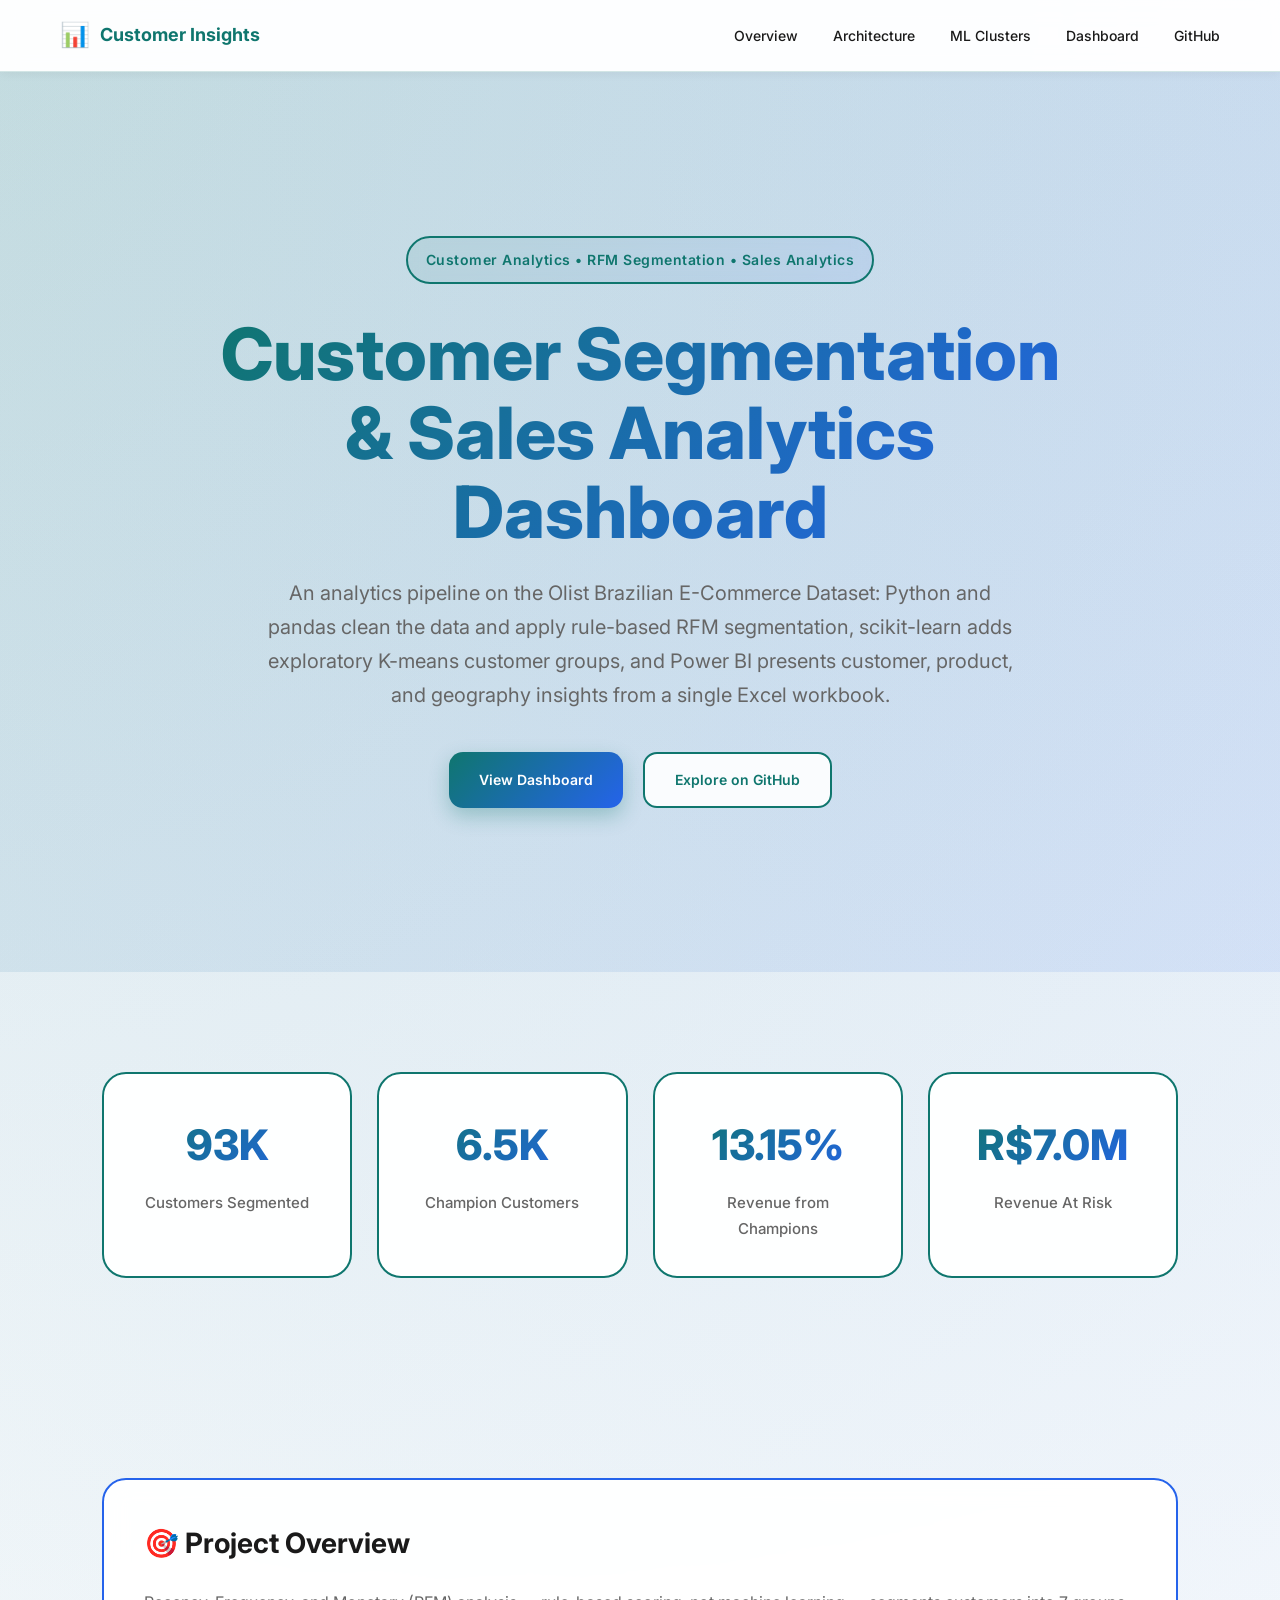
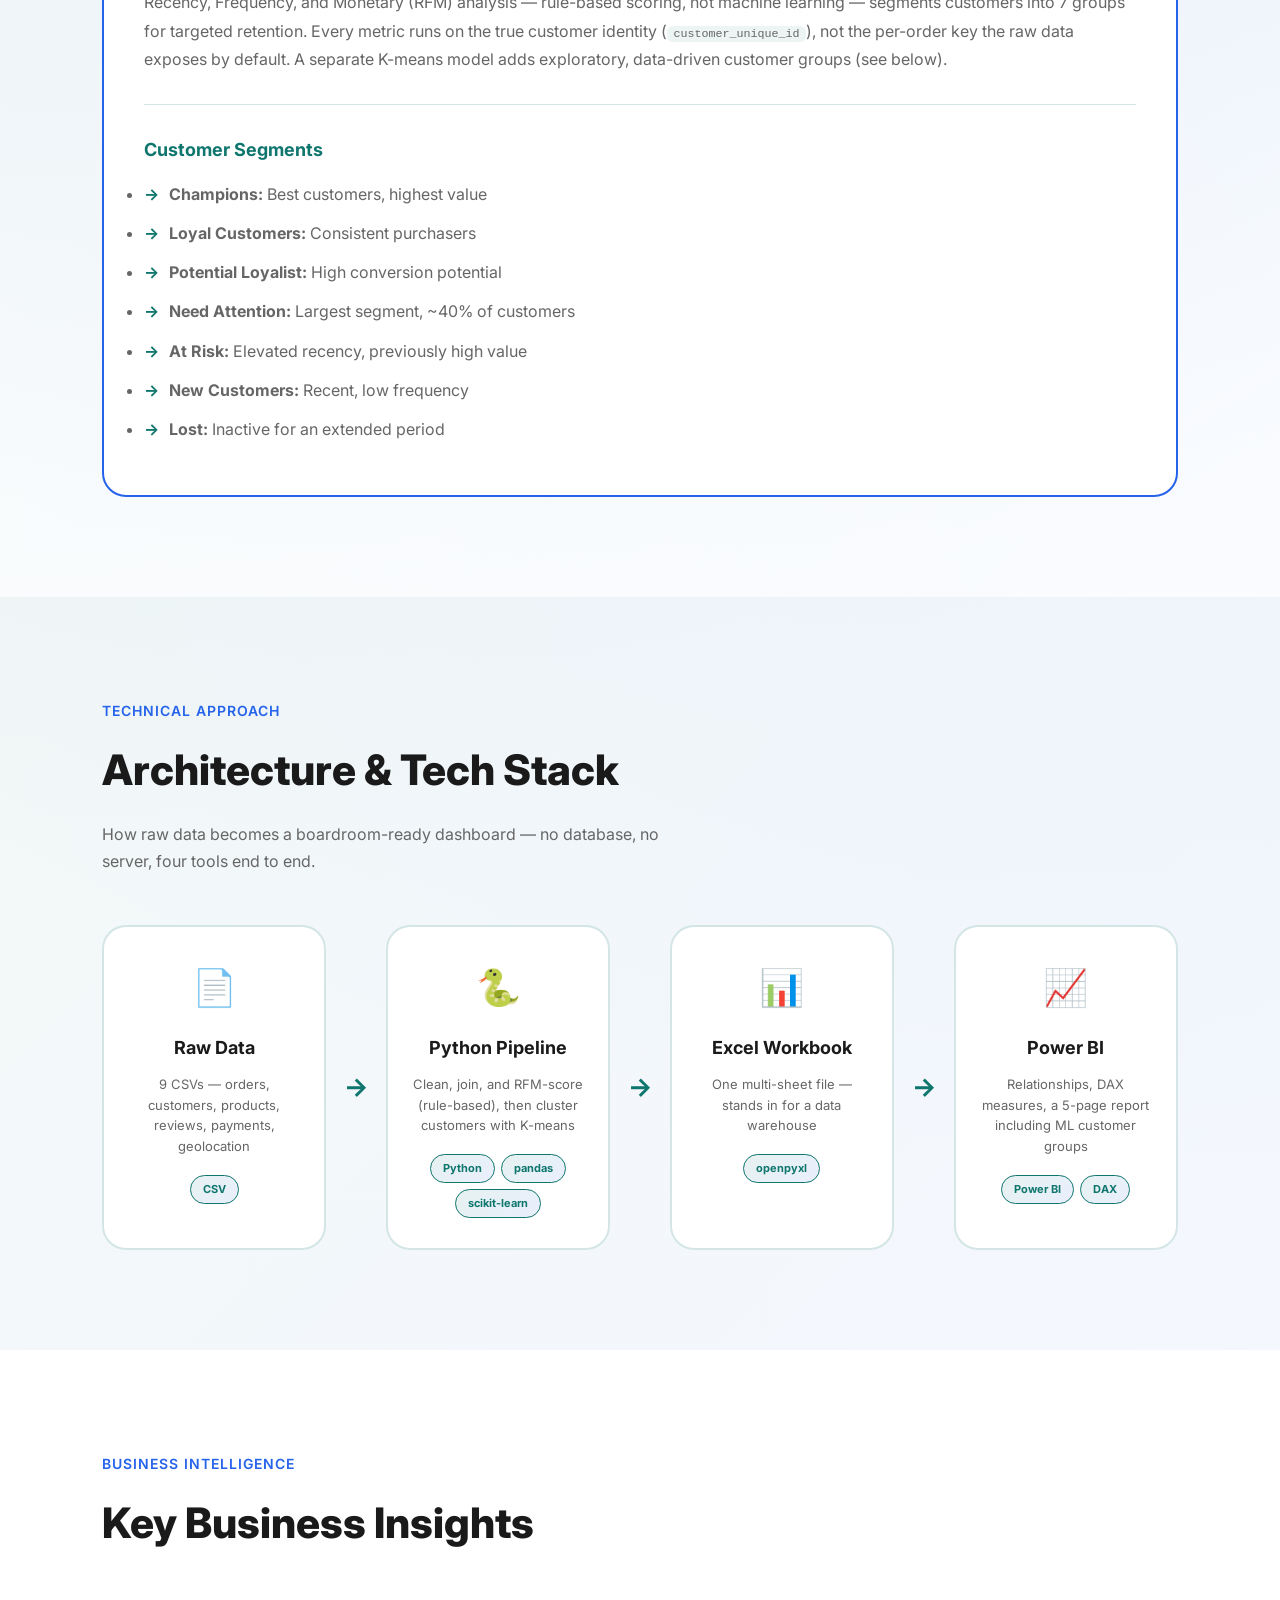
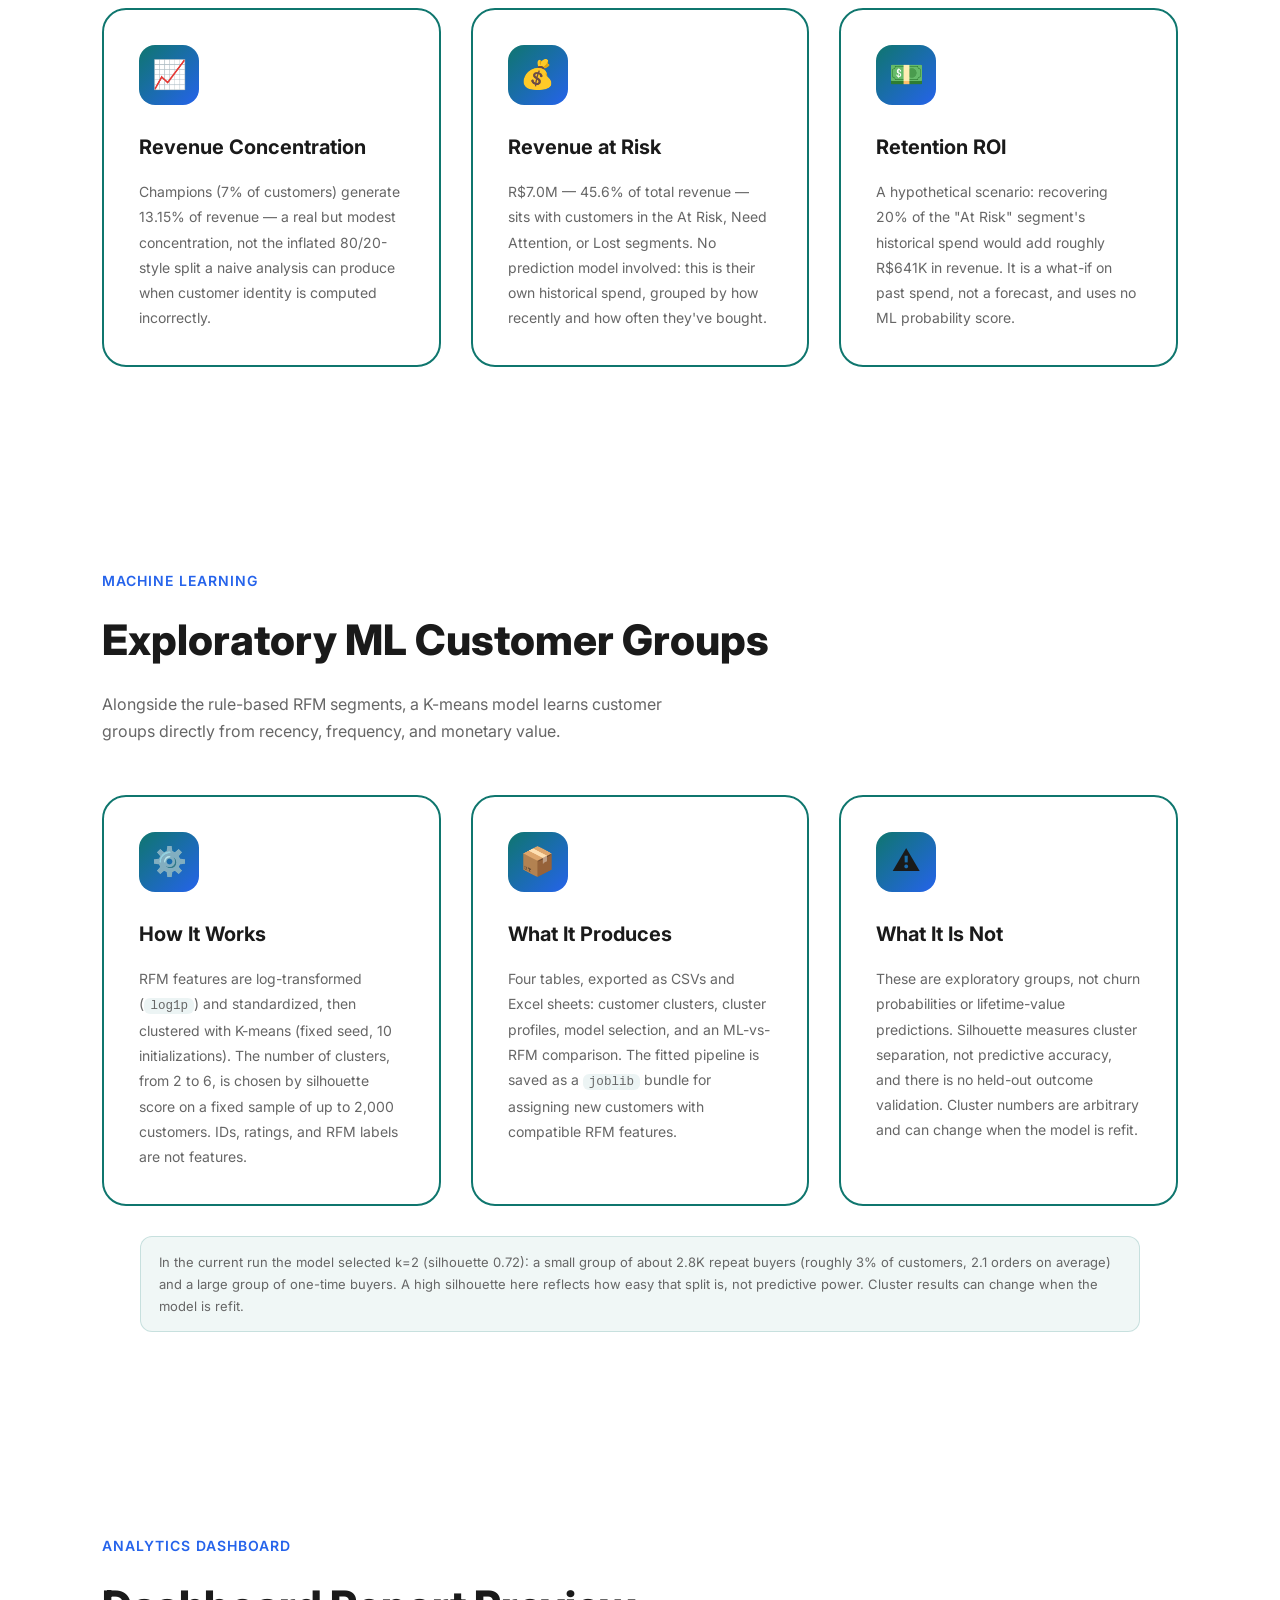
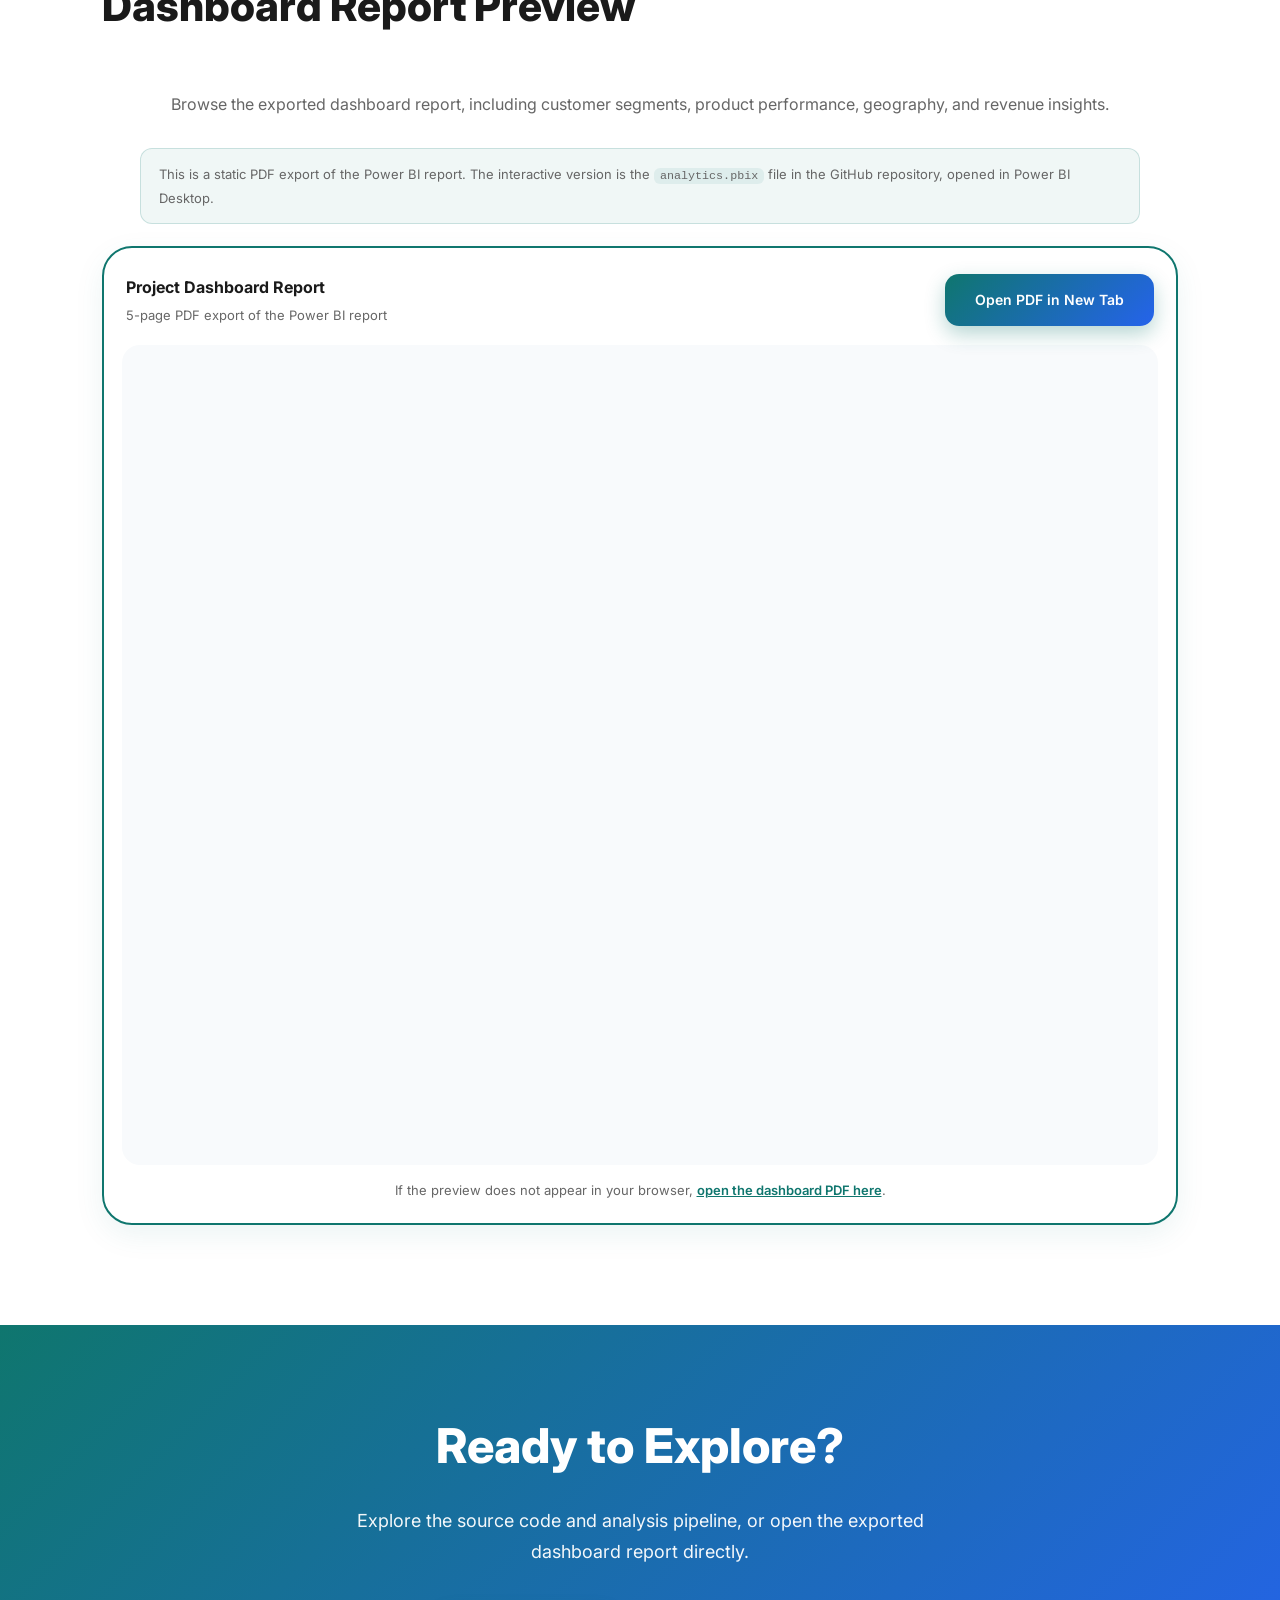
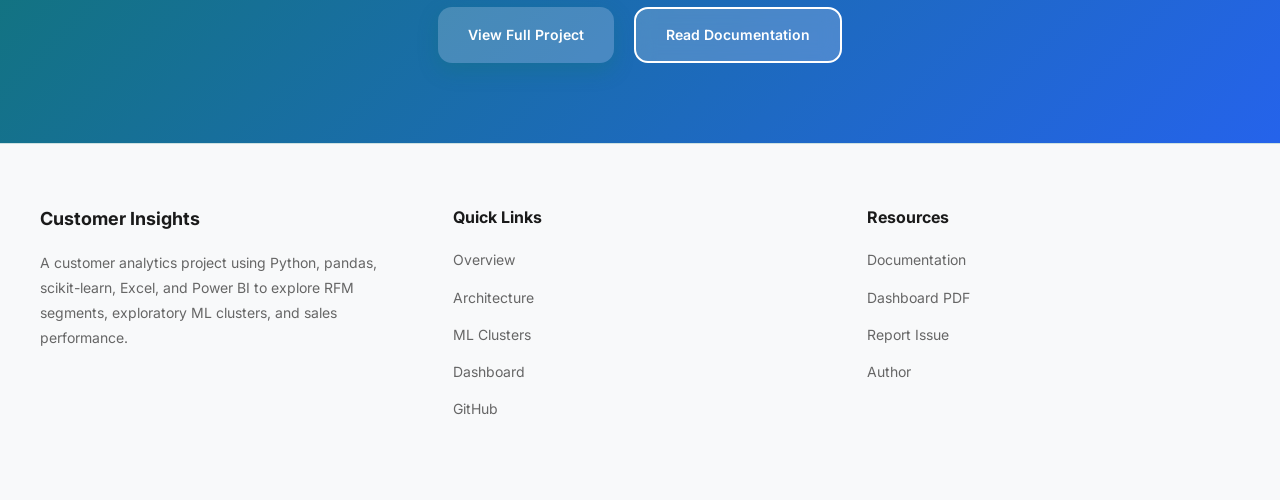
<file: docs/index.html>
<!DOCTYPE html>
<html lang="en">

<head>

  <meta charset="UTF-8" />
  <meta name="viewport" content="width=device-width, initial-scale=1.0" />

  <!-- SEO Meta Tags -->
  <meta name="description" content="Customer Segmentation and Sales Analytics Dashboard: rule-based RFM segments, exploratory K-means customer groups, and sales analytics in Power BI, built with Python, pandas, and scikit-learn on the Olist dataset." />
  <meta name="keywords" content="customer segmentation, RFM analysis, K-means clustering, sales analytics, Power BI, Python, Pandas, scikit-learn, Olist ecommerce" />
  <meta name="author" content="Harjot Singh" />
  <meta name="theme-color" content="#0f766e" />

  <!-- Open Graph Tags -->
  <meta property="og:title" content="Customer Segmentation &amp; Sales Analytics Dashboard" />
  <meta property="og:description" content="RFM customer segmentation, exploratory K-means clustering, and sales analytics on the Olist dataset, visualized in Power BI." />
  <meta property="og:type" content="website" />
  <meta property="og:url" content="https://harjot2022.github.io/Customer-Segmentation-and-Churn-Prediction/" />

  <title>Customer Segmentation &amp; Sales Analytics Dashboard | Power BI</title>

  <!-- GOOGLE FONT -->
  <link rel="preconnect" href="https://fonts.googleapis.com">
  <link rel="preconnect" href="https://fonts.gstatic.com" crossorigin>
  <link href="https://fonts.googleapis.com/css2?family=Inter:wght@400;500;600;700;800&display=swap" rel="stylesheet">

  <!-- CSS -->
  <link rel="stylesheet" href="style.css?v=4" />

</head>

<body>

  <!-- NAVIGATION -->
  <nav class="navbar">
    <div class="nav-container">
      <div class="nav-logo">
        <span class="logo-icon">📊</span>
        <span class="logo-text">Customer Insights</span>
      </div>
      <ul class="nav-menu">
        <li><a href="#overview" class="nav-link">Overview</a></li>
        <li><a href="#architecture" class="nav-link">Architecture</a></li>
        <li><a href="#ml" class="nav-link">ML Clusters</a></li>
        <li><a href="#dashboard" class="nav-link">Dashboard</a></li>
        <li><a href="https://github.com/Harjot2022/Customer-Segmentation-and-Churn-Prediction" target="_blank" class="nav-link">GitHub</a></li>
      </ul>
    </div>
  </nav>

  <!-- HERO -->
  <header class="hero">

    <div class="hero-overlay"></div>

    <div class="hero-content">

      <span class="badge">
        Customer Analytics • RFM Segmentation • Sales Analytics
      </span>

      <h1>
        Customer Segmentation &amp; Sales Analytics Dashboard
      </h1>

      <p>
        An analytics pipeline on the Olist Brazilian E-Commerce Dataset: Python and pandas clean the data and apply rule-based RFM segmentation, scikit-learn adds exploratory K-means customer groups, and Power BI presents customer, product, and geography insights from a single Excel workbook.
      </p>

      <div class="hero-buttons">

        <a href="#dashboard" class="primary-btn">
          View Dashboard
        </a>

        <a
          href="https://github.com/Harjot2022/Customer-Segmentation-and-Churn-Prediction"
          target="_blank"
          class="secondary-btn">
          Explore on GitHub
        </a>

      </div>

    </div>

  </header>

  <!-- METRICS -->

  <section class="metrics">

    <div class="metric-card">
      <div class="metric-value">93K</div>
      <p>Customers Segmented</p>
    </div>

    <div class="metric-card">
      <div class="metric-value">6.5K</div>
      <p>Champion Customers</p>
    </div>

    <div class="metric-card">
      <div class="metric-value">13.15%</div>
      <p>Revenue from Champions</p>
    </div>

    <div class="metric-card">
      <div class="metric-value">R$7.0M</div>
      <p>Revenue At Risk</p>
    </div>

  </section>

  <!-- PROJECT INFO -->

  <section class="project-info" id="overview">

    <div class="card">

      <h2>🎯 Project Overview</h2>

      <p>
        Recency, Frequency, and Monetary (RFM) analysis &mdash; rule-based
        scoring, not machine learning &mdash; segments customers into 7 groups
        for targeted retention. Every metric runs on the true customer identity
        (<code>customer_unique_id</code>), not the per-order key the raw data
        exposes by default. A separate K-means model adds exploratory,
        data-driven customer groups (see below).
      </p>

      <div class="segments-list">
        <h3>Customer Segments</h3>
        <ul>
          <li><strong>Champions:</strong> Best customers, highest value</li>
          <li><strong>Loyal Customers:</strong> Consistent purchasers</li>
          <li><strong>Potential Loyalist:</strong> High conversion potential</li>
          <li><strong>Need Attention:</strong> Largest segment, ~40% of customers</li>
          <li><strong>At Risk:</strong> Elevated recency, previously high value</li>
          <li><strong>New Customers:</strong> Recent, low frequency</li>
          <li><strong>Lost:</strong> Inactive for an extended period</li>
        </ul>
      </div>

    </div>

  </section>

  <!-- ARCHITECTURE / PIPELINE -->

  <section class="architecture" id="architecture">

    <div class="section-title">

      <span>Technical Approach</span>

      <h2>Architecture & Tech Stack</h2>

      <p class="section-subtitle">
        How raw data becomes a boardroom-ready dashboard &mdash; no database,
        no server, four tools end to end.
      </p>

    </div>

    <div class="pipeline">

      <div class="pipeline-stage">
        <div class="stage-icon">📄</div>
        <h3>Raw Data</h3>
        <p>9 CSVs &mdash; orders, customers, products, reviews, payments, geolocation</p>
        <div class="stage-tech"><span class="stage-badge">CSV</span></div>
      </div>

      <div class="pipeline-arrow">→</div>

      <div class="pipeline-stage">
        <div class="stage-icon">🐍</div>
        <h3>Python Pipeline</h3>
        <p>Clean, join, and RFM-score (rule-based), then cluster customers with K-means</p>
        <div class="stage-tech">
          <span class="stage-badge">Python</span>
          <span class="stage-badge">pandas</span>
          <span class="stage-badge">scikit-learn</span>
        </div>
      </div>

      <div class="pipeline-arrow">→</div>

      <div class="pipeline-stage">
        <div class="stage-icon">📊</div>
        <h3>Excel Workbook</h3>
        <p>One multi-sheet file &mdash; stands in for a data warehouse</p>
        <div class="stage-tech"><span class="stage-badge">openpyxl</span></div>
      </div>

      <div class="pipeline-arrow">→</div>

      <div class="pipeline-stage">
        <div class="stage-icon">📈</div>
        <h3>Power BI</h3>
        <p>Relationships, DAX measures, a 5-page report including ML customer groups</p>
        <div class="stage-tech">
          <span class="stage-badge">Power BI</span>
          <span class="stage-badge">DAX</span>
        </div>
      </div>

    </div>

  </section>

  <!-- INSIGHTS -->

  <section class="insights" id="insights">

    <div class="section-title">

      <span>Business Intelligence</span>

      <h2>Key Business Insights</h2>

    </div>

    <div class="insight-grid">

      <div class="insight-card">

        <div class="icon">📈</div>

        <h3>Revenue Concentration</h3>

        <p>
          Champions (7% of customers) generate 13.15% of revenue &mdash;
          a real but modest concentration, not the inflated 80/20-style
          split a naive analysis can produce when customer identity is
          computed incorrectly.
        </p>

      </div>

      <div class="insight-card">

        <div class="icon">💰</div>

        <h3>Revenue at Risk</h3>

        <p>
          R$7.0M &mdash; 45.6% of total revenue &mdash; sits with customers
          in the At Risk, Need Attention, or Lost segments. No prediction
          model involved: this is their own historical spend, grouped by
          how recently and how often they've bought.
        </p>

      </div>

      <div class="insight-card">

        <div class="icon">💵</div>

        <h3>Retention ROI</h3>

        <p>
          A hypothetical scenario: recovering 20% of the "At Risk" segment's
          historical spend would add roughly R$641K in revenue. It is a
          what-if on past spend, not a forecast, and uses no ML probability score.
        </p>

      </div>

    </div>

  </section>

  <!-- ML CLUSTERING -->

  <section class="insights" id="ml">

    <div class="section-title">

      <span>Machine Learning</span>

      <h2>Exploratory ML Customer Groups</h2>

      <p class="section-subtitle">
        Alongside the rule-based RFM segments, a K-means model learns
        customer groups directly from recency, frequency, and monetary value.
      </p>

    </div>

    <div class="insight-grid">

      <div class="insight-card">
        <div class="icon">⚙️</div>
        <h3>How It Works</h3>
        <p>
          RFM features are log-transformed (<code>log1p</code>) and standardized,
          then clustered with K-means (fixed seed, 10 initializations). The number
          of clusters, from 2 to 6, is chosen by silhouette score on a fixed sample
          of up to 2,000 customers. IDs, ratings, and RFM labels are not features.
        </p>
      </div>

      <div class="insight-card">
        <div class="icon">📦</div>
        <h3>What It Produces</h3>
        <p>
          Four tables, exported as CSVs and Excel sheets: customer clusters,
          cluster profiles, model selection, and an ML-vs-RFM comparison. The
          fitted pipeline is saved as a <code>joblib</code> bundle for assigning
          new customers with compatible RFM features.
        </p>
      </div>

      <div class="insight-card">
        <div class="icon">⚠️</div>
        <h3>What It Is Not</h3>
        <p>
          These are exploratory groups, not churn probabilities or lifetime-value
          predictions. Silhouette measures cluster separation, not predictive
          accuracy, and there is no held-out outcome validation. Cluster numbers
          are arbitrary and can change when the model is refit.
        </p>
      </div>

    </div>

    <p class="project-caveat">
      In the current run the model selected k=2 (silhouette 0.72): a small group
      of about 2.8K repeat buyers (roughly 3% of customers, 2.1 orders on average)
      and a large group of one-time buyers. A high silhouette here reflects how
      easy that split is, not predictive power. Cluster results can change when
      the model is refit.
    </p>

  </section>

  <!-- DASHBOARD -->

  <section class="dashboard" id="dashboard">

    <div class="section-title">

      <span>Analytics Dashboard</span>

      <h2>Dashboard Report Preview</h2>

    </div>

    <p style="text-align: center; color: #666; margin-bottom: 30px;">
      Browse the exported dashboard report, including customer segments, product performance, geography, and revenue insights.
    </p>

    <p class="dashboard-note">This is a static PDF export of the Power BI report. The interactive version is the <code>analytics.pbix</code> file in the GitHub repository, opened in Power BI Desktop.</p>
    <div class="dashboard-container pdf-dashboard">
      <div class="pdf-toolbar">
        <span><strong>Project Dashboard Report</strong><small>5-page PDF export of the Power BI report</small></span>
        <a class="primary-btn" href="analytics.pdf" target="_blank" rel="noopener">Open PDF in New Tab</a>
      </div>
      <iframe
        title="Customer Segmentation and Churn Prediction dashboard PDF"
        src="analytics.pdf#toolbar=1&navpanes=0&view=FitH"
        width="100%"
        height="820"
        loading="lazy">
      </iframe>
      <p class="pdf-fallback">If the preview does not appear in your browser, <a href="analytics.pdf" target="_blank" rel="noopener">open the dashboard PDF here</a>.</p>
    </div>
  </section>

  <!-- CTA SECTION -->

  <section class="cta-section">

    <div class="cta-content">

      <h2>Ready to Explore?</h2>

      <p>
        Explore the source code and analysis pipeline, or open the exported dashboard report directly.
      </p>

      <div class="cta-buttons">

        <a href="https://github.com/Harjot2022/Customer-Segmentation-and-Churn-Prediction" target="_blank" class="primary-btn">
          View Full Project
        </a>

        <a href="https://github.com/Harjot2022/Customer-Segmentation-and-Churn-Prediction#readme" target="_blank" class="secondary-btn">
          Read Documentation
        </a>

      </div>

    </div>

  </section>

  <!-- FOOTER -->

  <footer class="footer">

    <div class="footer-content">

      <div class="footer-section">
        <h3>Customer Insights</h3>
        <p>A customer analytics project using Python, pandas, scikit-learn, Excel, and Power BI to explore RFM segments, exploratory ML clusters, and sales performance.</p>
      </div>

      <div class="footer-section">
        <h4>Quick Links</h4>
        <ul>
          <li><a href="#overview">Overview</a></li>
          <li><a href="#architecture">Architecture</a></li>
          <li><a href="#ml">ML Clusters</a></li>
          <li><a href="#dashboard">Dashboard</a></li>
          <li><a href="https://github.com/Harjot2022/Customer-Segmentation-and-Churn-Prediction" target="_blank">GitHub</a></li>
        </ul>
      </div>

      <div class="footer-section">
        <h4>Resources</h4>
        <ul>
          <li><a href="https://github.com/Harjot2022/Customer-Segmentation-and-Churn-Prediction#readme" target="_blank">Documentation</a></li>
          <li><a href="analytics.pdf" target="_blank" rel="noopener">Dashboard PDF</a></li>
          <li><a href="https://github.com/Harjot2022/Customer-Segmentation-and-Churn-Prediction/issues" target="_blank">Report Issue</a></li>
          <li><a href="https://github.com/Harjot2022" target="_blank">Author</a></li>
        </ul>
      </div>

    </div>

  </footer>

  <script>
    // Smooth scrolling for navigation links
    document.querySelectorAll('a[href^="#"]').forEach(anchor => {
      anchor.addEventListener('click', function (e) {
        e.preventDefault();
        const target = document.querySelector(this.getAttribute('href'));
        if (target) {
          target.scrollIntoView({ behavior: 'smooth' });
        }
      });
    });
  </script>

</body>

</html>
</file>
<file: docs/style.css>
/* ===== RESET & ROOT ===== */

* {
  margin: 0;
  padding: 0;
  box-sizing: border-box;
}

:root {
  --bg: #ffffff;
  --surface: #f0fdfa;
  --card: rgba(15, 118, 110, 0.08);
  --border: rgba(15, 118, 110, 0.18);
  --primary: #0f766e;
  --accent: #2563eb;
  --text: #1a1a1a;
  --muted: #666666;
  --light-gray: #f8f9fa;
  --transition: 0.3s cubic-bezier(0.4, 0, 0.2, 1);
}

/* ===== TYPOGRAPHY & BODY ===== */

html {
  scroll-behavior: smooth;
}

body {
  font-family: 'Inter', sans-serif;
  background:
    radial-gradient(circle at top left,
      rgba(15, 118, 110, 0.12),
      transparent 35%),
    radial-gradient(circle at top right,
      rgba(37, 99, 235, 0.10),
      transparent 40%),
    var(--bg);
  color: var(--text);
  line-height: 1.7;
  overflow-x: hidden;
}

/* ===== NAVIGATION ===== */

.navbar {
  position: sticky;
  top: 0;
  background: rgba(255, 255, 255, 0.95);
  backdrop-filter: blur(10px);
  border-bottom: 1px solid var(--border);
  padding: 15px 0;
  z-index: 1000;
  box-shadow: 0 2px 10px rgba(0, 0, 0, 0.05);
}

.nav-container {
  max-width: 1200px;
  margin: 0 auto;
  padding: 0 20px;
  display: flex;
  justify-content: space-between;
  align-items: center;
}

.nav-logo {
  display: flex;
  align-items: center;
  gap: 10px;
  font-weight: 700;
  font-size: 18px;
  color: var(--primary);
  text-decoration: none;
}

.logo-icon {
  font-size: 24px;
}

.nav-menu {
  display: flex;
  list-style: none;
  gap: 35px;
  align-items: center;
}

.nav-link {
  color: var(--text);
  text-decoration: none;
  font-weight: 500;
  font-size: 14px;
  transition: color var(--transition);
  position: relative;
}

.nav-link:hover {
  color: var(--primary);
}

.nav-link::after {
  content: '';
  position: absolute;
  bottom: -5px;
  left: 0;
  width: 0;
  height: 2px;
  background: var(--primary);
  transition: width var(--transition);
}

.nav-link:hover::after {
  width: 100%;
}

/* ===== GENERAL SECTIONS ===== */

section {
  padding: 100px 8%;
}

.section-title {
  margin-bottom: 50px;
}

.section-title span {
  color: var(--accent);
  font-size: 14px;
  font-weight: 600;
  text-transform: uppercase;
  letter-spacing: 1px;
}

.section-title h2 {
  font-size: 42px;
  margin-top: 10px;
  font-weight: 800;
}

.section-subtitle {
  margin-top: 15px;
  color: var(--muted);
  font-size: 16px;
  max-width: 600px;
}

/* ===== HERO SECTION ===== */

.hero {
  min-height: 100vh;
  display: flex;
  align-items: center;
  justify-content: center;
  text-align: center;
  padding: 100px 20px;
  position: relative;
  overflow: hidden;
}

.hero-overlay {
  position: absolute;
  inset: 0;
  background:
    linear-gradient(135deg,
      rgba(15, 118, 110, 0.10),
      rgba(37, 99, 235, 0.10));
  animation: float 15s ease-in-out infinite;
}

@keyframes float {
  0%, 100% { transform: translateY(0px); }
  50% { transform: translateY(-20px); }
}

.hero-content {
  position: relative;
  z-index: 2;
  max-width: 900px;
  animation: fadeInUp 0.8s ease-out;
}

@keyframes fadeInUp {
  from {
    opacity: 0;
    transform: translateY(30px);
  }
  to {
    opacity: 1;
    transform: translateY(0);
  }
}

.badge {
  display: inline-block;
  background: linear-gradient(135deg, rgba(15, 118, 110, 0.08), rgba(37, 99, 235, 0.08));
  border: 2px solid var(--primary);
  padding: 10px 18px;
  border-radius: 999px;
  margin-bottom: 30px;
  font-size: 14px;
  color: var(--primary);
  backdrop-filter: blur(10px);
  font-weight: 600;
  letter-spacing: 0.5px;
}

.hero h1 {
  font-size: 72px;
  line-height: 1.1;
  margin-bottom: 25px;
  font-weight: 800;
  background: linear-gradient(135deg, var(--primary), var(--accent));
  -webkit-background-clip: text;
  -webkit-text-fill-color: transparent;
  background-clip: text;
}

.hero p {
  max-width: 760px;
  margin: auto;
  font-size: 20px;
  color: var(--muted);
}

.hero-buttons {
  margin-top: 40px;
  display: flex;
  justify-content: center;
  gap: 20px;
  flex-wrap: wrap;
}

/* ===== BUTTONS ===== */

.primary-btn,
.secondary-btn {
  display: inline-flex;
  align-items: center;
  justify-content: center;
  padding: 14px 30px;
  border-radius: 14px;
  text-decoration: none;
  font-weight: 600;
  transition: all var(--transition);
  cursor: pointer;
  border: none;
  font-size: 14px;
}

.primary-btn {
  background: linear-gradient(135deg, #0f766e, #2563eb);
  color: white;
  box-shadow: 0 8px 20px rgba(15, 118, 110, 0.3);
}

.primary-btn:hover {
  transform: translateY(-4px);
  box-shadow: 0 12px 30px rgba(15, 118, 110, 0.5);
}

.secondary-btn {
  border: 2px solid var(--primary);
  background: rgba(255, 255, 255, 0.9);
  color: var(--primary);
  backdrop-filter: blur(10px);
}

.secondary-btn:hover {
  transform: translateY(-4px);
  background: var(--primary);
  color: white;
  box-shadow: 0 12px 30px rgba(15, 118, 110, 0.3);
}

/* ===== METRICS SECTION ===== */

.metrics {
  display: grid;
  grid-template-columns: repeat(auto-fit, minmax(220px, 1fr));
  gap: 25px;
}

.metric-card {
  background: rgba(255, 255, 255, 0.95);
  border: 2px solid var(--primary);
  backdrop-filter: blur(12px);
  padding: 35px;
  border-radius: 24px;
  transition: all var(--transition);
  text-align: center;
}

.metric-card:hover {
  transform: translateY(-8px);
  box-shadow: 0 20px 40px rgba(15, 118, 110, 0.2);
  border-color: var(--accent);
}

.metric-value {
  font-size: 42px;
  font-weight: 800;
  margin-bottom: 10px;
  background: linear-gradient(135deg, var(--primary), var(--accent));
  -webkit-background-clip: text;
  -webkit-text-fill-color: transparent;
  background-clip: text;
}

.metric-card p {
  color: var(--muted);
  font-size: 15px;
  font-weight: 500;
}

/* ===== PROJECT INFO ===== */

.project-info {
  display: grid;
  grid-template-columns: repeat(auto-fit, minmax(340px, 1fr));
  gap: 30px;
}

.card {
  background: rgba(255, 255, 255, 0.95);
  border: 2px solid var(--accent);
  padding: 40px;
  border-radius: 24px;
  backdrop-filter: blur(12px);
  transition: all var(--transition);
}

.card:hover {
  transform: translateY(-8px);
  box-shadow: 0 20px 40px rgba(15, 118, 110, 0.12);
  border-color: var(--primary);
}

.card h2 {
  font-size: 28px;
  margin-bottom: 20px;
  color: var(--text);
}

.card p {
  color: var(--muted);
  margin-bottom: 20px;
  line-height: 1.8;
}

.segments-list {
  margin-top: 30px;
  padding-top: 30px;
  border-top: 1px solid var(--border);
}

.segments-list h3 {
  font-size: 18px;
  margin-bottom: 15px;
  color: var(--primary);
}

.segments-list ul {
  padding-left: 0;
}

.segments-list li {
  margin-bottom: 12px;
  padding-left: 25px;
  position: relative;
  color: var(--muted);
}

.segments-list li::before {
  content: '→';
  position: absolute;
  left: 0;
  color: var(--primary);
  font-weight: bold;
}

/* ===== TECH GRID ===== */

.tech-grid {
  display: flex;
  flex-wrap: wrap;
  gap: 12px;
}

.tech-badge {
  display: inline-block;
  background: linear-gradient(135deg, rgba(15, 118, 110, 0.08), rgba(37, 99, 235, 0.08));
  border: 1px solid var(--primary);
  padding: 10px 16px;
  border-radius: 999px;
  font-size: 13px;
  color: var(--text);
  font-weight: 500;
  transition: all var(--transition);
}

.tech-badge:hover {
  background: linear-gradient(135deg, rgba(15, 118, 110, 0.15), rgba(37, 99, 235, 0.15));
  transform: translateY(-2px);
  box-shadow: 0 4px 12px rgba(15, 118, 110, 0.12);
}

/* ===== INSIGHTS SECTION ===== */

.insight-grid {
  display: grid;
  grid-template-columns: repeat(auto-fit, minmax(280px, 1fr));
  gap: 30px;
}

.insight-card {
  background: rgba(255, 255, 255, 0.95);
  border: 2px solid var(--primary);
  border-radius: 24px;
  padding: 35px;
  backdrop-filter: blur(12px);
  transition: all var(--transition);
}

.insight-card:hover {
  transform: translateY(-8px);
  box-shadow: 0 20px 40px rgba(15, 118, 110, 0.12);
  border-color: var(--accent);
}

.icon {
  width: 60px;
  height: 60px;
  display: flex;
  align-items: center;
  justify-content: center;
  border-radius: 16px;
  margin-bottom: 25px;
  background: linear-gradient(135deg, #0f766e, #2563eb);
  font-weight: 700;
  font-size: 28px;
}

.insight-card h3 {
  margin-bottom: 15px;
  font-size: 20px;
  color: var(--text);
}

.insight-card p {
  color: var(--muted);
  font-size: 14px;
  line-height: 1.8;
}

/* ===== ARCHITECTURE / PIPELINE SECTION ===== */

.architecture {
  background: linear-gradient(135deg, rgba(15, 118, 110, 0.05), rgba(37, 99, 235, 0.05));
}

.pipeline {
  display: flex;
  align-items: stretch;
  justify-content: center;
  flex-wrap: wrap;
  gap: 15px;
}

.pipeline-stage {
  background: rgba(255, 255, 255, 0.95);
  border: 2px solid var(--border);
  border-radius: 24px;
  padding: 30px 22px;
  flex: 1 1 220px;
  max-width: 250px;
  text-align: center;
  transition: all var(--transition);
}

.pipeline-stage:hover {
  transform: translateY(-8px);
  box-shadow: 0 20px 40px rgba(15, 118, 110, 0.12);
  border-color: var(--primary);
}

.stage-icon {
  font-size: 36px;
  margin-bottom: 15px;
}

.pipeline-stage h3 {
  font-size: 18px;
  margin-bottom: 10px;
  color: var(--text);
}

.pipeline-stage p {
  color: var(--muted);
  font-size: 13px;
  line-height: 1.6;
  margin-bottom: 18px;
}

.stage-tech {
  display: flex;
  flex-wrap: wrap;
  gap: 6px;
  justify-content: center;
}

.stage-badge {
  background: linear-gradient(135deg, rgba(15, 118, 110, 0.10), rgba(37, 99, 235, 0.10));
  border: 1px solid var(--primary);
  padding: 4px 12px;
  border-radius: 999px;
  font-size: 11px;
  font-weight: 700;
  color: var(--primary);
}

.pipeline-arrow {
  display: flex;
  align-items: center;
  justify-content: center;
  flex: 0 0 30px;
  font-size: 26px;
  font-weight: 700;
  color: var(--primary);
}

/* ===== DASHBOARD SECTION ===== */

.dashboard-container {
  background: rgba(255, 255, 255, 0.95);
  border: 2px solid var(--primary);
  padding: 20px;
  border-radius: 30px;
  backdrop-filter: blur(14px);
  overflow: hidden;
  box-shadow: 0 10px 30px rgba(15, 118, 110, 0.08);
}

iframe {
  border: none;
  border-radius: 18px;
  display: block;
}

/* ===== CTA SECTION ===== */

.cta-section {
  background: linear-gradient(135deg, #0f766e, #2563eb);
  color: white;
  text-align: center;
  padding: 80px 20px;
}

.cta-content h2 {
  font-size: 48px;
  margin-bottom: 20px;
  font-weight: 800;
}

.cta-content p {
  font-size: 18px;
  margin-bottom: 40px;
  opacity: 0.95;
  max-width: 600px;
  margin-left: auto;
  margin-right: auto;
}

.cta-buttons {
  display: flex;
  justify-content: center;
  gap: 20px;
  flex-wrap: wrap;
}

.cta-section .primary-btn,
.cta-section .secondary-btn {
  background: rgba(255, 255, 255, 0.2);
  border-color: white;
  color: white;
}

.cta-section .primary-btn:hover {
  background: white;
  color: var(--primary);
}

.cta-section .secondary-btn:hover {
  background: white;
  color: var(--primary);
  border-color: white;
}

/* ===== FOOTER ===== */

.footer {
  background: var(--light-gray);
  padding: 60px 20px 30px;
  border-top: 1px solid var(--border);
}

.footer-content {
  max-width: 1200px;
  margin: 0 auto 40px;
  display: grid;
  grid-template-columns: repeat(auto-fit, minmax(250px, 1fr));
  gap: 40px;
}

.footer-section h3,
.footer-section h4 {
  margin-bottom: 15px;
  color: var(--text);
  font-size: 18px;
}

.footer-section h4 {
  font-size: 16px;
}

.footer-section p {
  color: var(--muted);
  font-size: 14px;
  line-height: 1.8;
}

.footer-section ul {
  list-style: none;
}

.footer-section ul li {
  margin-bottom: 10px;
}

.footer-section a {
  color: var(--muted);
  text-decoration: none;
  font-size: 14px;
  transition: color var(--transition);
}

.footer-section a:hover {
  color: var(--primary);
}

.footer-bottom {
  max-width: 1200px;
  margin: 40px auto 0;
  padding-top: 30px;
  border-top: 1px solid var(--border);
  display: flex;
  justify-content: space-between;
  align-items: center;
  flex-wrap: wrap;
  gap: 20px;
  text-align: center;
}

.footer-bottom p {
  font-size: 13px;
  color: var(--muted);
}

.footer-bottom a {
  color: var(--primary);
  text-decoration: none;
  transition: color var(--transition);
}

.footer-bottom a:hover {
  color: var(--accent);
}

.footer-social {
  display: flex;
  gap: 20px;
  align-items: center;
}

.footer-social a {
  color: var(--text);
  font-weight: 500;
}

/* ===== RESPONSIVE DESIGN ===== */

@media (max-width: 768px) {
  section {
    padding: 70px 20px;
  }

  .nav-menu {
    gap: 20px;
  }

  .hero h1 {
    font-size: 48px;
  }

  .hero p {
    font-size: 16px;
  }

  .section-title h2 {
    font-size: 32px;
  }

  .cta-content h2 {
    font-size: 36px;
  }

  .pipeline {
    flex-direction: column;
    align-items: center;
  }

  .pipeline-stage {
    max-width: 100%;
    width: 100%;
  }

  .pipeline-arrow {
    transform: rotate(90deg);
  }

  .footer-bottom {
    flex-direction: column;
    text-align: center;
  }
}

@media (max-width: 480px) {
  .navbar {
    padding: 10px 0;
  }

  .nav-container {
    padding: 0 15px;
  }

  .nav-menu {
    gap: 15px;
    font-size: 12px;
  }

  .hero {
    padding: 60px 15px;
    min-height: auto;
  }

  .hero h1 {
    font-size: 36px;
  }

  .hero p {
    font-size: 14px;
  }

  .hero-buttons {
    gap: 10px;
  }

  .primary-btn,
  .secondary-btn {
    padding: 12px 20px;
    font-size: 13px;
  }

  .badge {
    font-size: 12px;
  }

  .section-title h2 {
    font-size: 24px;
  }

  .section-title span {
    font-size: 12px;
  }

  .metric-card,
  .card,
  .insight-card,
  .pipeline-stage {
    padding: 25px;
  }

  .metric-value {
    font-size: 32px;
  }

  .card h2,
  .insight-card h3,
  .pipeline-stage h3 {
    font-size: 18px;
  }

  .cta-content h2 {
    font-size: 28px;
  }

  .footer-content {
    gap: 30px;
  }

  .dashboard-container {
    padding: 10px;
  }

  iframe {
    height: 600px !important;
  }
}

/* ===== PROJECT NOTES ===== */
.project-caveat,
.dashboard-note {
  color: var(--muted);
  background: rgba(15, 118, 110, 0.06);
  border: 1px solid var(--border);
  border-radius: 12px;
  padding: 14px 18px;
  font-size: 13px;
  line-height: 1.7;
}
.project-caveat {
  margin-top: 24px;
}
.dashboard-note {
  max-width: 1000px;
  margin: 0 auto 22px;
}


/* ===== SELF-HOSTED DASHBOARD PDF ===== */
.pdf-dashboard {
  padding: 18px;
}
.pdf-toolbar {
  display: flex;
  justify-content: space-between;
  align-items: center;
  gap: 16px;
  flex-wrap: wrap;
  padding: 8px 4px 18px;
}
.pdf-toolbar span {
  display: flex;
  flex-direction: column;
  gap: 3px;
}
.pdf-toolbar small {
  color: var(--muted);
  font-size: 13px;
}
.pdf-dashboard iframe {
  width: 100%;
  min-height: 620px;
  background: #f8fafc;
}
.pdf-fallback {
  color: var(--muted);
  text-align: center;
  font-size: 13px;
  margin: 14px 0 4px;
}
.pdf-fallback a {
  color: var(--primary);
  font-weight: 600;
}
@media (max-width: 768px) {
  .pdf-dashboard iframe {
    height: 650px;
    min-height: 500px;
  }
}


/* ===== INLINE CODE ===== */
code {
  background: rgba(15, 118, 110, 0.08);
  border-radius: 6px;
  padding: 1px 6px;
  font-size: 0.9em;
}
.project-caveat {
  max-width: 1000px;
  margin: 30px auto 0;
}
</file>
